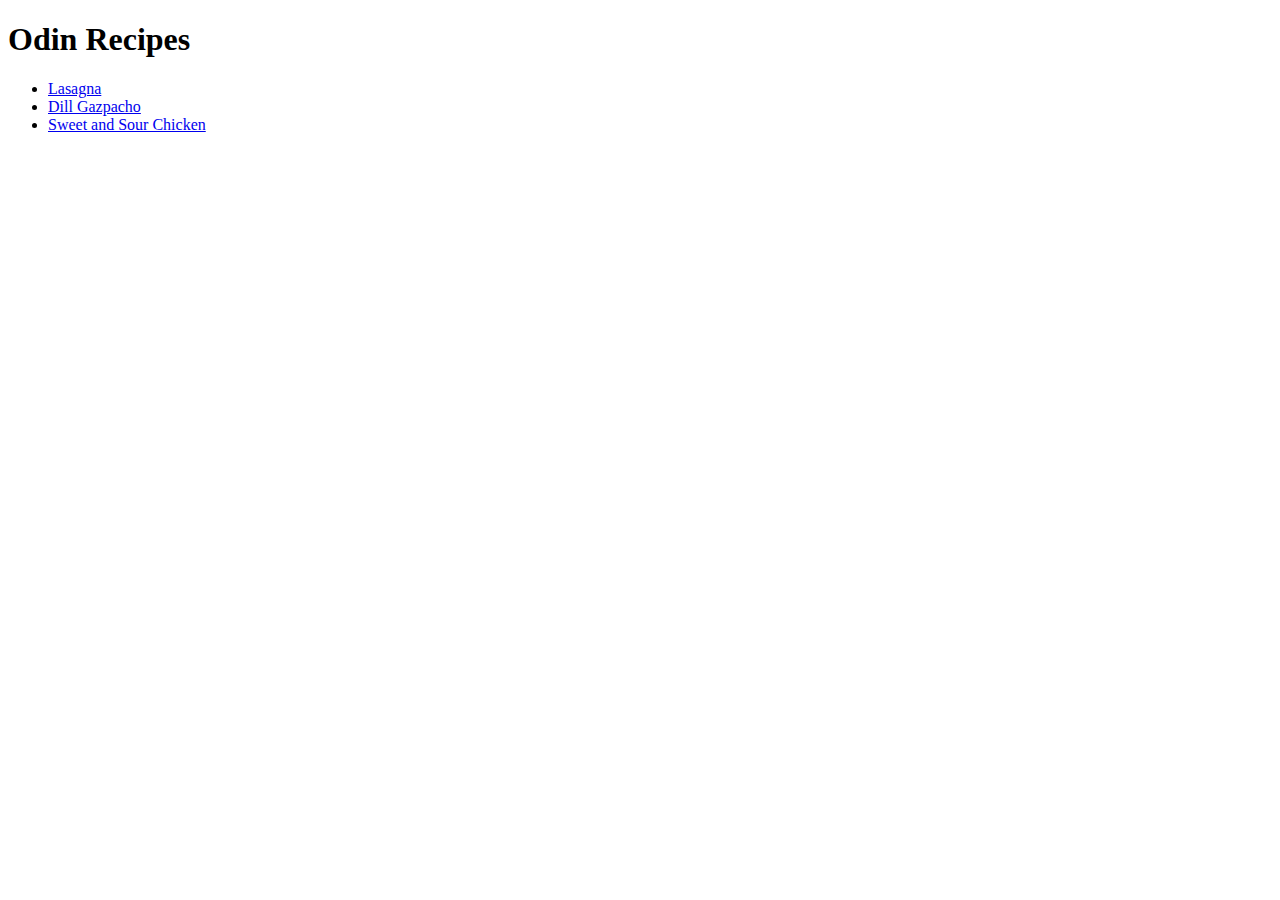
<file: index.html>
<!DOCTYPE html>
<html lang="en">
<head>
    <meta charset="UTF-8">
    <meta name="viewport" content="width=device-width, initial-scale=1.0">
    <title>Odin recipes</title>
</head>
<body>
    <h1>Odin Recipes</h1>

    <ul>
        <li><a href="recipes/lasagna.html">Lasagna</a></li>
        <li><a href="recipes/dill-gazpacho.html">Dill Gazpacho</a></li>
        <li><a href="recipes/sweet-and-sour-chicken.html">Sweet and Sour Chicken</a></li>
    </ul>
    
</body>
</html>
</file>
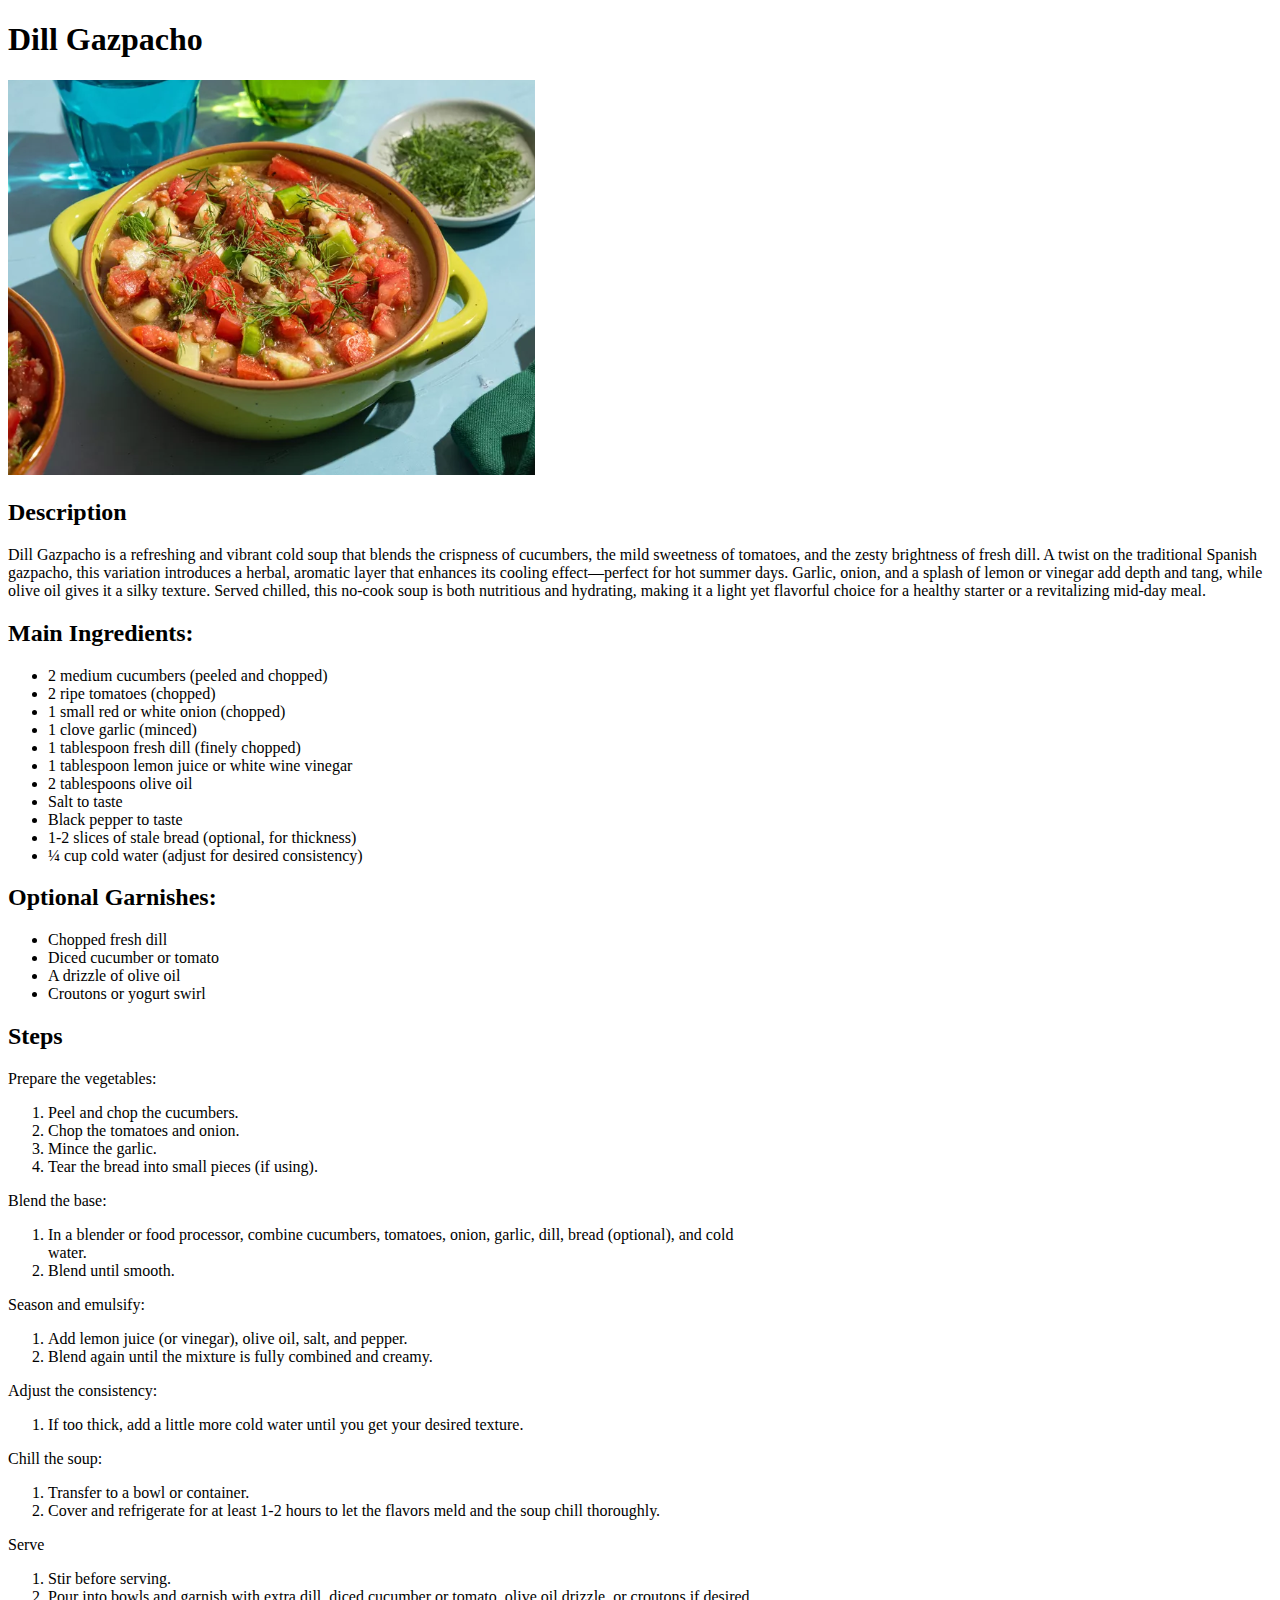
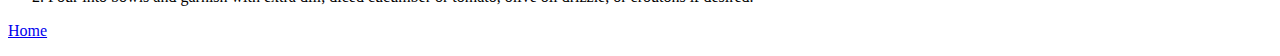
<file: recipes/dill-gazpacho.html>
<!DOCTYPE html>
<html lang="en">

<head>
    <meta charset="UTF-8">
    <meta name="viewport" content="width=device-width, initial-scale=1.0">
    <title>Dill Gazpacho</title>
</head>

<body>
    <h1>Dill Gazpacho</h1>
    <img src="../images/dill-gazpacho.png" alt="dill gazpacho">

    <div>
        <h2>Description</h2>
        <p>
            Dill Gazpacho is a refreshing and vibrant cold soup that blends the crispness of cucumbers, the mild
            sweetness of
            tomatoes, and the zesty brightness of fresh dill. A twist on the traditional Spanish gazpacho, this
            variation
            introduces a herbal, aromatic layer that enhances its cooling effect—perfect for hot summer days. Garlic,
            onion, and
            a splash of lemon or vinegar add depth and tang, while olive oil gives it a silky texture. Served chilled,
            this
            no-cook soup is both nutritious and hydrating, making it a light yet flavorful choice for a healthy starter
            or a
            revitalizing mid-day meal.
        </p>
    </div>

    <div>
        <h2>Main Ingredients:</h2>
        <ul>
            <li>2 medium cucumbers (peeled and chopped)</li>

            <li>2 ripe tomatoes (chopped)</li>

            <li>1 small red or white onion (chopped)</li>

            <li>1 clove garlic (minced)</li>

            <li>1 tablespoon fresh dill (finely chopped)</li>

            <li>1 tablespoon lemon juice or white wine vinegar</li>

            <li>2 tablespoons olive oil</li>

            <li>Salt to taste</li>

            <li>Black pepper to taste</li>

            <li>1-2 slices of stale bread (optional, for thickness)</li>

            <li>¼ cup cold water (adjust for desired consistency)</li>
        </ul>

        <h2>Optional Garnishes:</h2>
        <ul>
            <li>Chopped fresh dill</li>

            <li>Diced cucumber or tomato</li>

            <li>A drizzle of olive oil</li>

            <li>Croutons or yogurt swirl</li>
        </ul>
    </div>

    <div>
        <h2>Steps</h2>

        
        <p>Prepare the vegetables:</p>
        <ol>
            <li>Peel and chop the cucumbers.</li>
            <li>Chop the tomatoes and onion.</li>
            <li>Mince the garlic.</li>
            <li>Tear the bread into small pieces (if using).</li>
        </ol>

        <p>Blend the base:</p>
        <ol>
            <li>In a blender or food processor, combine cucumbers, tomatoes, onion, garlic, dill, bread (optional), and cold</li>
                water.
            <li>Blend until smooth.</li>
        </ol>

        <p>Season and emulsify:</p>
        <ol>
            <li>Add lemon juice (or vinegar), olive oil, salt, and pepper.</li>
            <li>Blend again until the mixture is fully combined and creamy.</li>
        </ol>

        <p>Adjust the consistency:</p>
        <ol>
            <li>If too thick, add a little more cold water until you get your desired texture.</li>
        </ol>

        <p>Chill the soup:</p>
        <ol>
            <li>Transfer to a bowl or container.</li>
            <li>Cover and refrigerate for at least 1-2 hours to let the flavors meld and the soup chill thoroughly.</li>
        </ol>

        <p>Serve</p>

        <ol>
            <li>Stir before serving.</li>

            <li>Pour into bowls and garnish with extra dill, diced cucumber or tomato, olive oil drizzle, or croutons if
                desired.</li>
        </ol>
    </div>

    <p><a href="../index.html">Home</a></p>
</body>

</html>
</file>
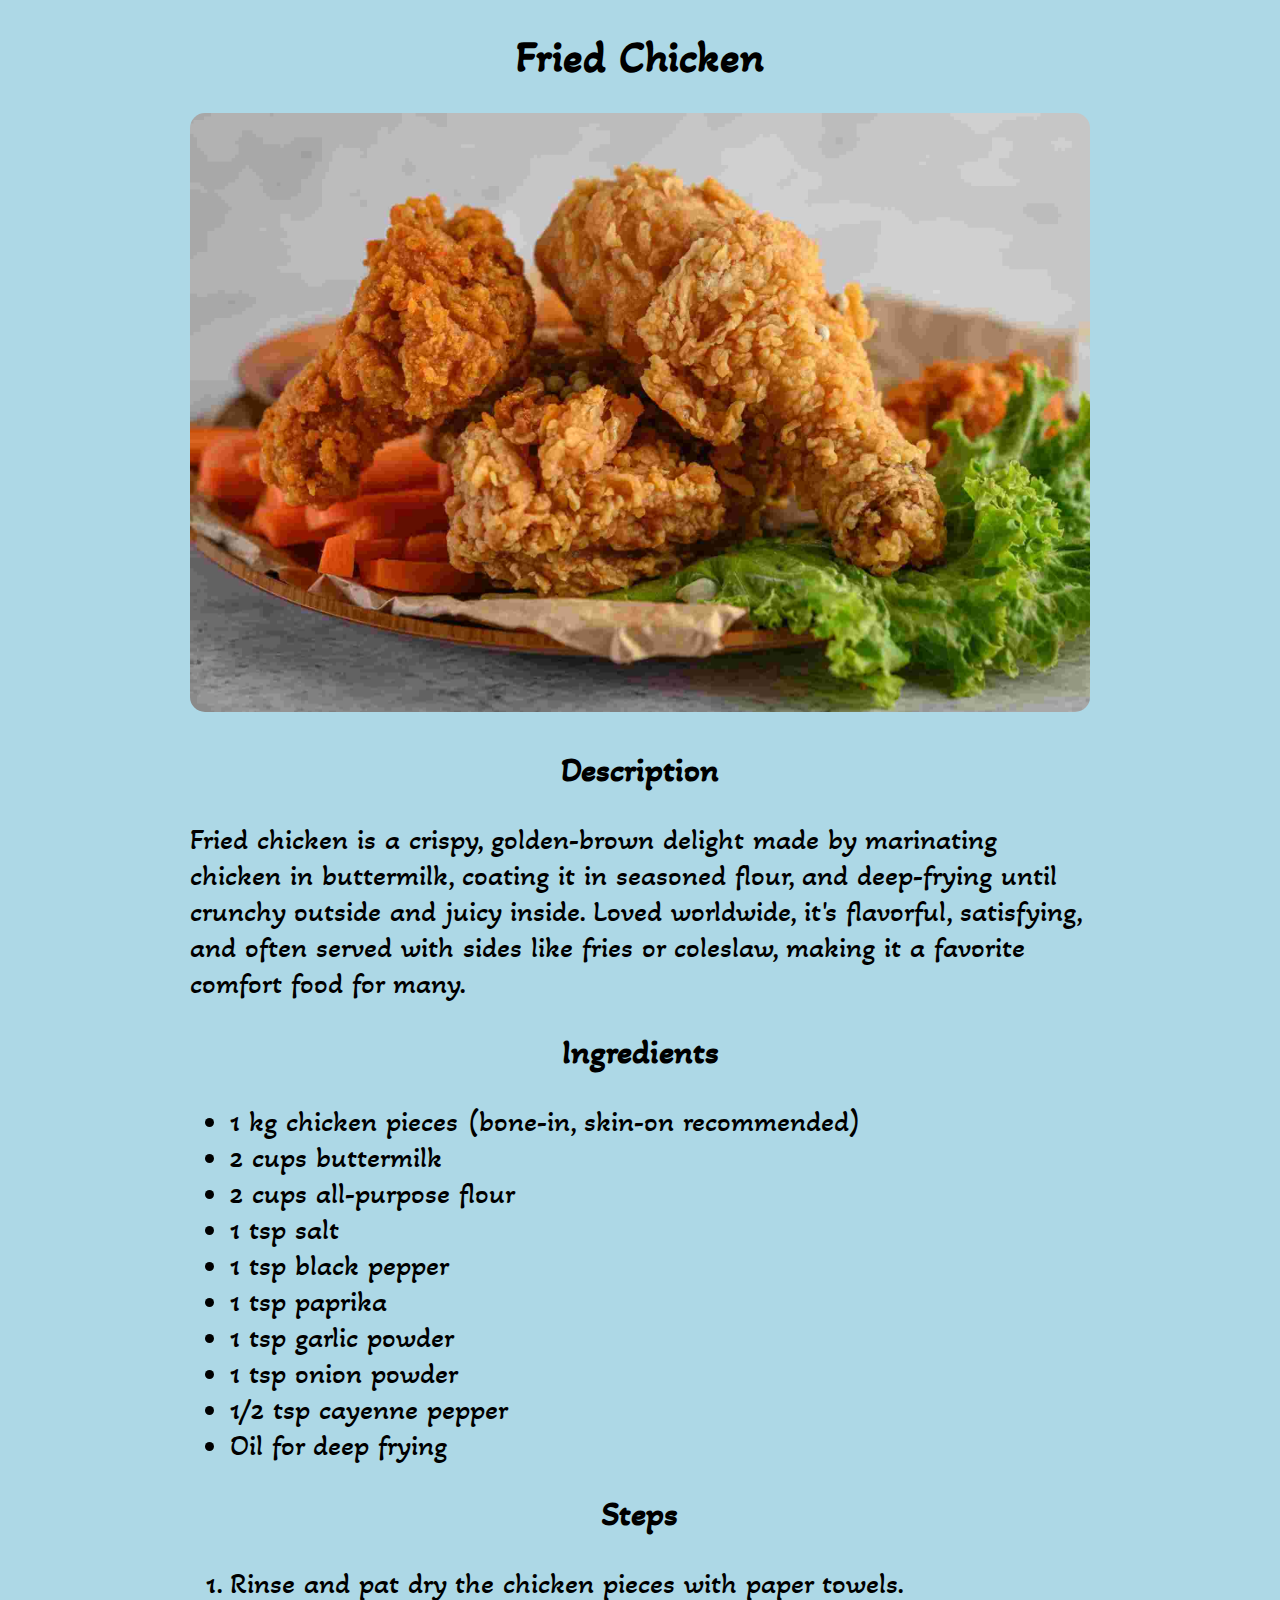
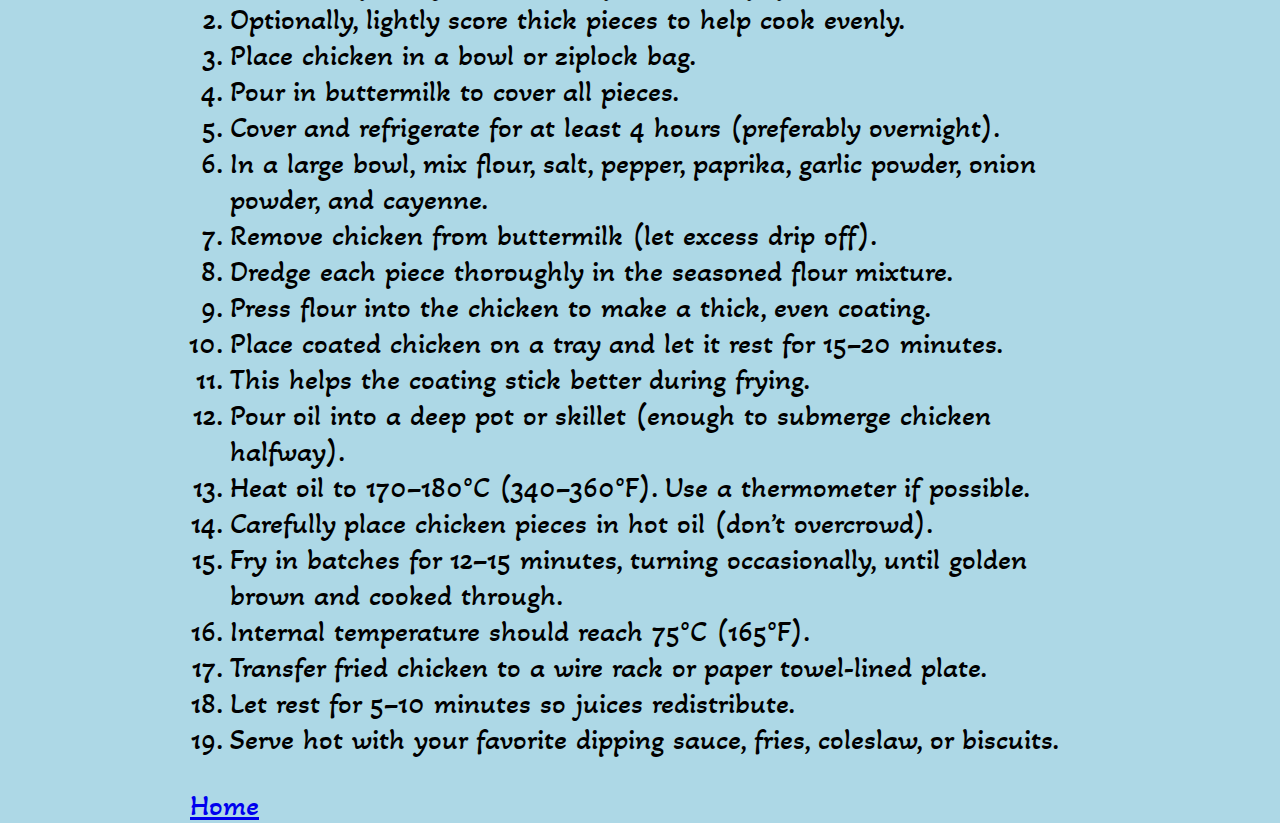
<file: recipes/fried-chicken.html>
<!DOCTYPE html>
<html lang="en">
<head>
    <meta charset="UTF-8">
    <meta name="viewport" content="width=device-width, initial-scale=1.0">
    <link rel="stylesheet" href="../style.css">
    <link rel="stylesheet" href="https://fonts.googleapis.com/css?family=Sofia|Akaya Telivigala">
    <title>Fried Chicken</title>
</head>
<body>
    <h1>Fried Chicken</h1>

    <div>
        <img src="../images/fried-chicken2.jpg" alt="Fried Chicken" height="400" width="auto">

        <h2>Description</h2>

        <p>Fried chicken is a crispy, golden-brown delight made by marinating chicken in buttermilk, coating it in seasoned flour, and deep-frying until crunchy outside and juicy inside. Loved worldwide, it's flavorful, satisfying, and often served with sides like fries or coleslaw, making it a favorite comfort food for many.</p>

        <h2>Ingredients</h2>

        <ul>
            <li>1 kg chicken pieces (bone-in, skin-on recommended)</li>
            <li>2 cups buttermilk </li>
            <li>2 cups all-purpose flour</li>
            <li>1 tsp salt</li>
            <li>1 tsp black pepper</li>
            <li>1 tsp paprika</li>
            <li>1 tsp garlic powder</li>
            <li>1 tsp onion powder</li>
            <li>1/2 tsp cayenne pepper</li>
            <li>Oil for deep frying</li>
        </ul>

        <h2>Steps</h2>

        <ol>
            <li>Rinse and pat dry the chicken pieces with paper towels.</li>
            <li>Optionally, lightly score thick pieces to help cook evenly.</li>
            <li>Place chicken in a bowl or ziplock bag.</li>
            <li>Pour in buttermilk to cover all pieces.</li>
            <li>Cover and refrigerate for at least 4 hours (preferably overnight).</li>
            <li>In a large bowl, mix flour, salt, pepper, paprika, garlic powder, onion powder, and cayenne.</li>
            <li>Remove chicken from buttermilk (let excess drip off).</li>
            <li>Dredge each piece thoroughly in the seasoned flour mixture.</li>
            <li>Press flour into the chicken to make a thick, even coating.</li>
            <li>Place coated chicken on a tray and let it rest for 15–20 minutes.</li>
            <li>This helps the coating stick better during frying.</li>
            <li>Pour oil into a deep pot or skillet (enough to submerge chicken halfway).</li>
            <li>Heat oil to 170–180°C (340–360°F). Use a thermometer if possible.</li>
            <li>Carefully place chicken pieces in hot oil (don’t overcrowd).</li>
            <li>Fry in batches for 12–15 minutes, turning occasionally, until golden brown and cooked through.</li>
            <li>Internal temperature should reach 75°C (165°F).</li>
            <li>Transfer fried chicken to a wire rack or paper towel-lined plate.</li>
            <li>Let rest for 5–10 minutes so juices redistribute.</li>
            <li>Serve hot with your favorite dipping sauce, fries, coleslaw, or biscuits.</li>
        </ol>

    </div>
    
    <div>
        <a href="../index.html">Home</a>
    </div>
</body>
</html>
</file>
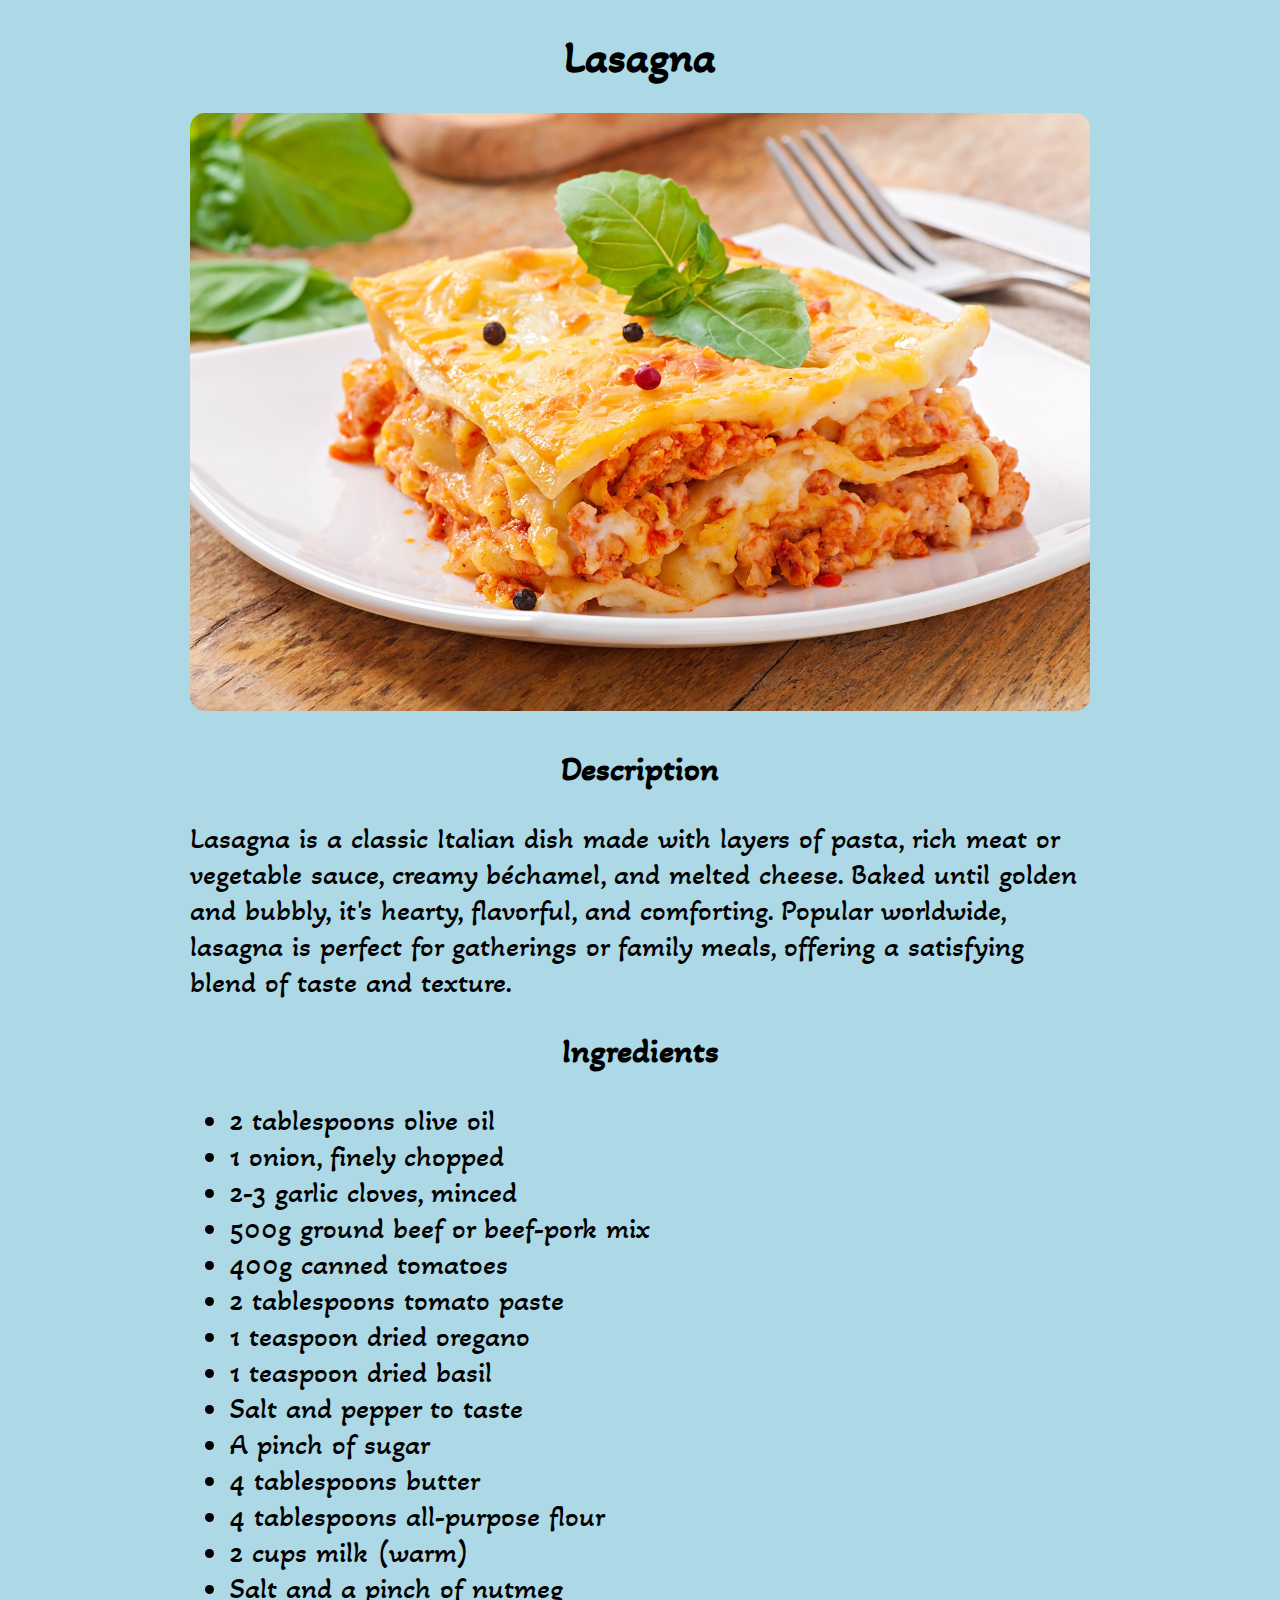
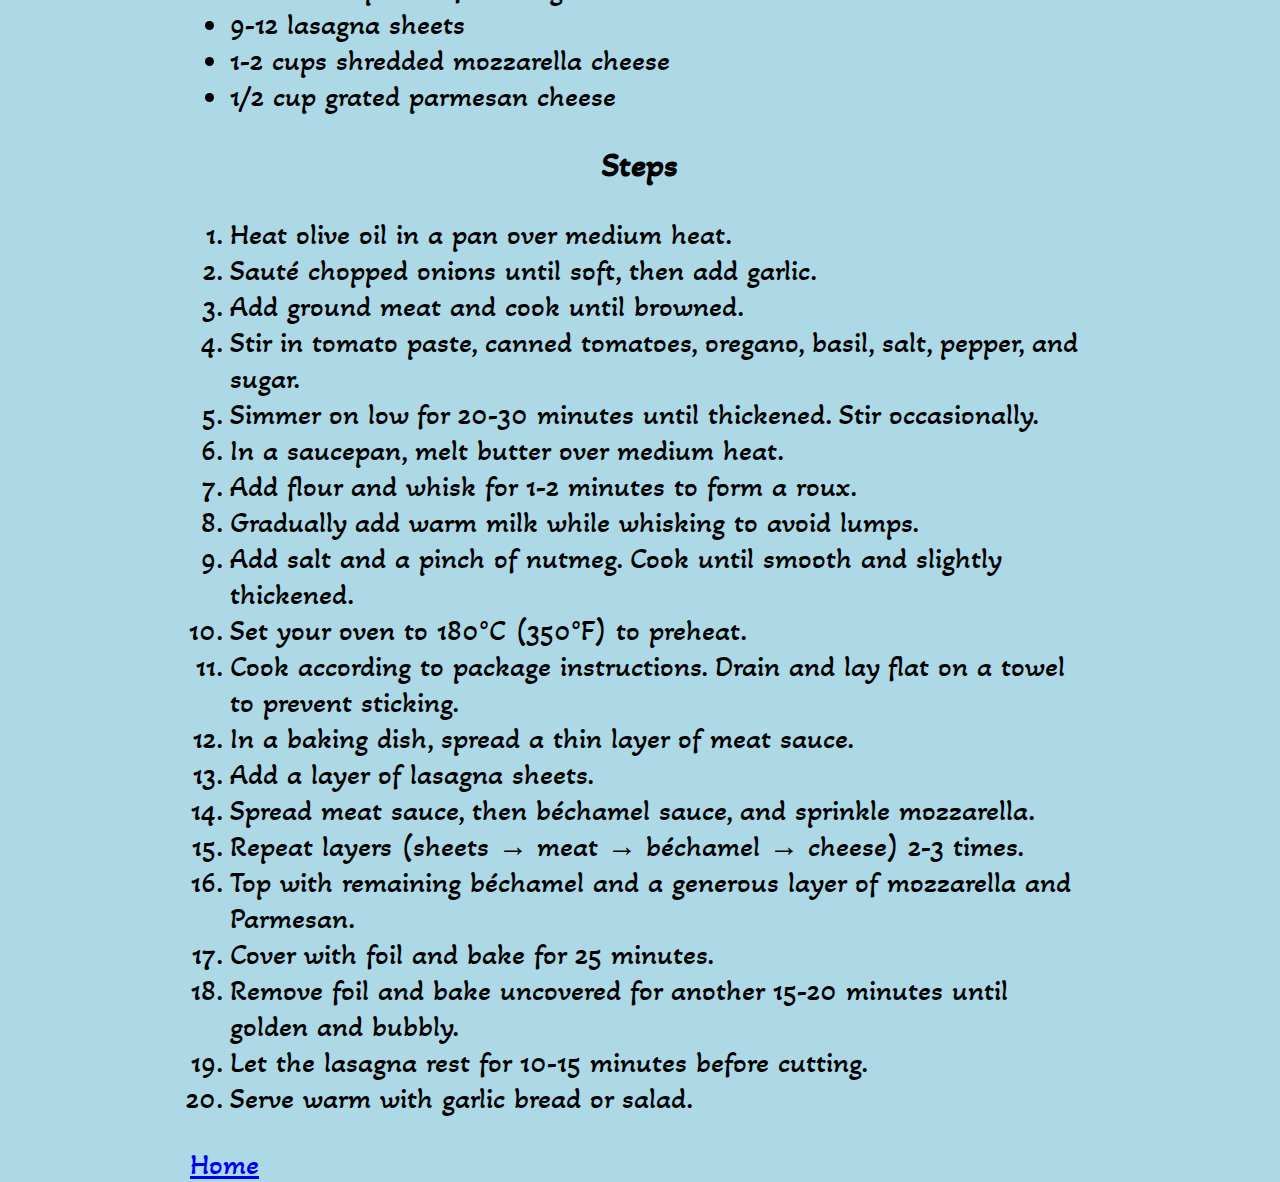
<file: recipes/lasagna.html>
<!DOCTYPE html>
<html lang="en">
<head>
    <meta charset="UTF-8">
    <meta name="viewport" content="width=device-width, initial-scale=1.0">
    <link rel="stylesheet" href="../style.css">
    <link rel="stylesheet" href="https://fonts.googleapis.com/css?family=Sofia|Akaya Telivigala">
    <title>Lasagna</title>
</head>
<body>
    <h1>Lasagna</h1>

    <div>
        <img src="../images/lasagna2.jpg" alt="lasagna" height="400" width="auto">

        <h2>Description</h2>

        <p>
            Lasagna is a classic Italian dish made with layers of pasta, rich meat or vegetable sauce, creamy béchamel, and melted cheese. Baked until golden and bubbly, it's hearty, flavorful, and comforting. Popular worldwide, lasagna is perfect for gatherings or family meals, offering a satisfying blend of taste and texture.
        </p>

        <h2>Ingredients</h2>

        <ul>
            <li>2 tablespoons olive oil</li>
            <li>1 onion, finely chopped</li>
            <li>2-3 garlic cloves, minced</li>
            <li>500g ground beef or beef-pork mix</li>
            <li>400g canned tomatoes</li>
            <li>2 tablespoons tomato paste</li>
            <li>1 teaspoon dried oregano</li>
            <li>1 teaspoon dried basil</li>
            <li>Salt and pepper to taste</li>
            <li>A pinch of sugar</li>
            <li>4 tablespoons butter</li>
            <li>4 tablespoons all-purpose flour</li>
            <li>2 cups milk (warm)</li>
            <li>Salt and a pinch of nutmeg</li>
            <li>9-12 lasagna sheets</li>
            <li>1-2 cups shredded mozzarella cheese</li>
            <li>1/2 cup grated parmesan cheese</li>
        </ul>

        <h2>Steps</h2>

        <ol>
            <li>Heat olive oil in a pan over medium heat.</li>
            <li>Sauté chopped onions until soft, then add garlic.</li>
            <li>Add ground meat and cook until browned.</li>
            <li>Stir in tomato paste, canned tomatoes, oregano, basil, salt, pepper, and sugar.</li>
            <li>Simmer on low for 20-30 minutes until thickened. Stir occasionally.</li>
            <li>In a saucepan, melt butter over medium heat.</li>
            <li>Add flour and whisk for 1-2 minutes to form a roux.</li>
            <li>Gradually add warm milk while whisking to avoid lumps.</li>
            <li>Add salt and a pinch of nutmeg. Cook until smooth and slightly thickened.</li>
            <li>Set your oven to 180°C (350°F) to preheat.</li>
            <li>Cook according to package instructions. Drain and lay flat on a towel to prevent sticking.</li>
            <li>In a baking dish, spread a thin layer of meat sauce.</li>
            <li>Add a layer of lasagna sheets.</li>
            <li>Spread meat sauce, then béchamel sauce, and sprinkle mozzarella.</li>
            <li>Repeat layers (sheets → meat → béchamel → cheese) 2-3 times.</li>
            <li>Top with remaining béchamel and a generous layer of mozzarella and Parmesan.</li>
            <li>Cover with foil and bake for 25 minutes.</li>
            <li>Remove foil and bake uncovered for another 15-20 minutes until golden and bubbly.</li>
            <li>Let the lasagna rest for 10-15 minutes before cutting.</li>
            <li>Serve warm with garlic bread or salad.</li>
        </ol>

    </div>

    <div>
        <a href="../index.html">Home</a>
    </div>
</body>
</html>
</file>
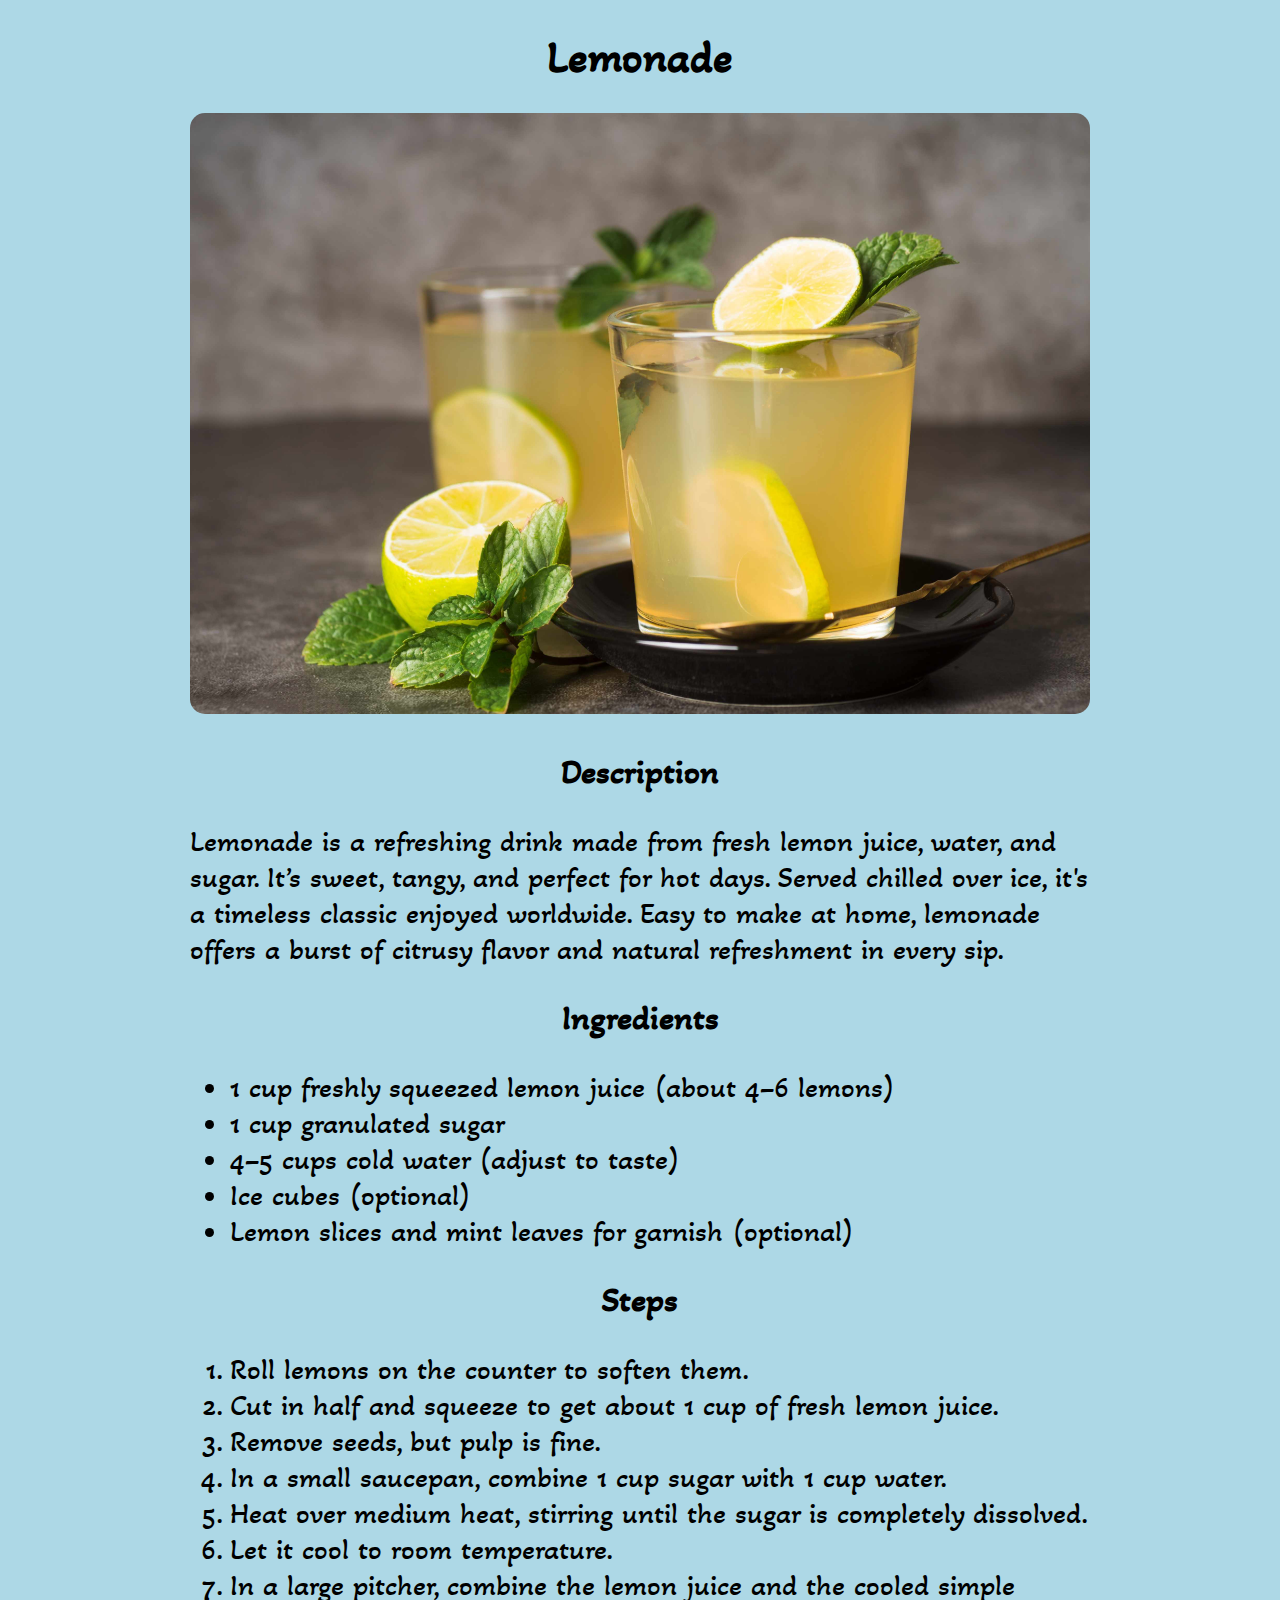
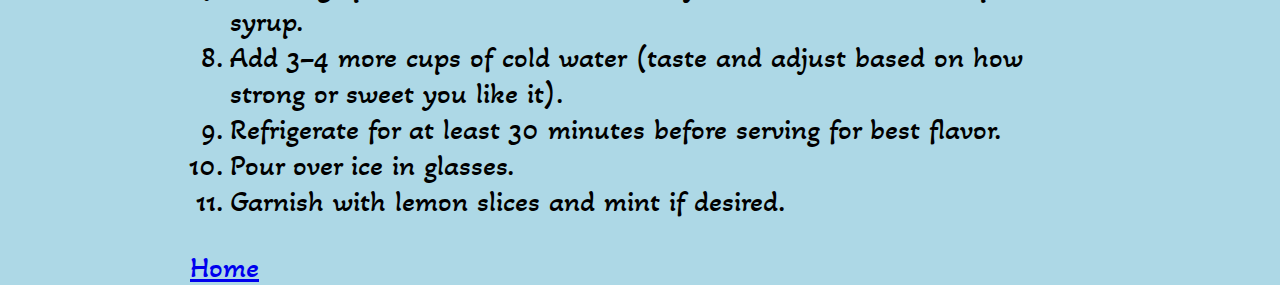
<file: recipes/lemonade.html>
<!DOCTYPE html>
<html lang="en">
<head>
    <meta charset="UTF-8">
    <meta name="viewport" content="width=device-width, initial-scale=1.0">
    <link rel="stylesheet" href="../style.css">
    <link rel="stylesheet" href="https://fonts.googleapis.com/css?family=Sofia|Akaya Telivigala">
    <title>Lemonade</title>
</head>
<body>
    <h1>Lemonade</h1>

    <div>
        <img src="../images/lemonade2.jpg" alt="Lemonade" height="400" width="auto">

        <h2>Description</h2>

        <p>Lemonade is a refreshing drink made from fresh lemon juice, water, and sugar. It’s sweet, tangy, and perfect for hot days. Served chilled over ice, it's a timeless classic enjoyed worldwide. Easy to make at home, lemonade offers a burst of citrusy flavor and natural refreshment in every sip.</p>

        <h2>Ingredients</h2>

        <ul>
            <li>1 cup freshly squeezed lemon juice (about 4–6 lemons)</li>
            <li>1 cup granulated sugar</li>
            <li>4–5 cups cold water (adjust to taste)</li>
            <li>Ice cubes (optional)</li>
            <li>Lemon slices and mint leaves for garnish (optional)</li>
        </ul>

        <h2>Steps</h2>

        <ol>
            <li>Roll lemons on the counter to soften them.</li>
            <li>Cut in half and squeeze to get about 1 cup of fresh lemon juice.</li>
            <li>Remove seeds, but pulp is fine.</li>
            <li>In a small saucepan, combine 1 cup sugar with 1 cup water.</li>
            <li>Heat over medium heat, stirring until the sugar is completely dissolved.</li>
            <li>Let it cool to room temperature.</li>
            <li>In a large pitcher, combine the lemon juice and the cooled simple syrup.</li>
            <li>Add 3–4 more cups of cold water (taste and adjust based on how strong or sweet you like it).</li>
            <li>Refrigerate for at least 30 minutes before serving for best flavor.</li>
            <li>Pour over ice in glasses.</li>
            <li>Garnish with lemon slices and mint if desired.</li>
        </ol>

    </div>

    <div>
        <a href="../index.html">Home</a>
    </div>
</body>
</html>
</file>
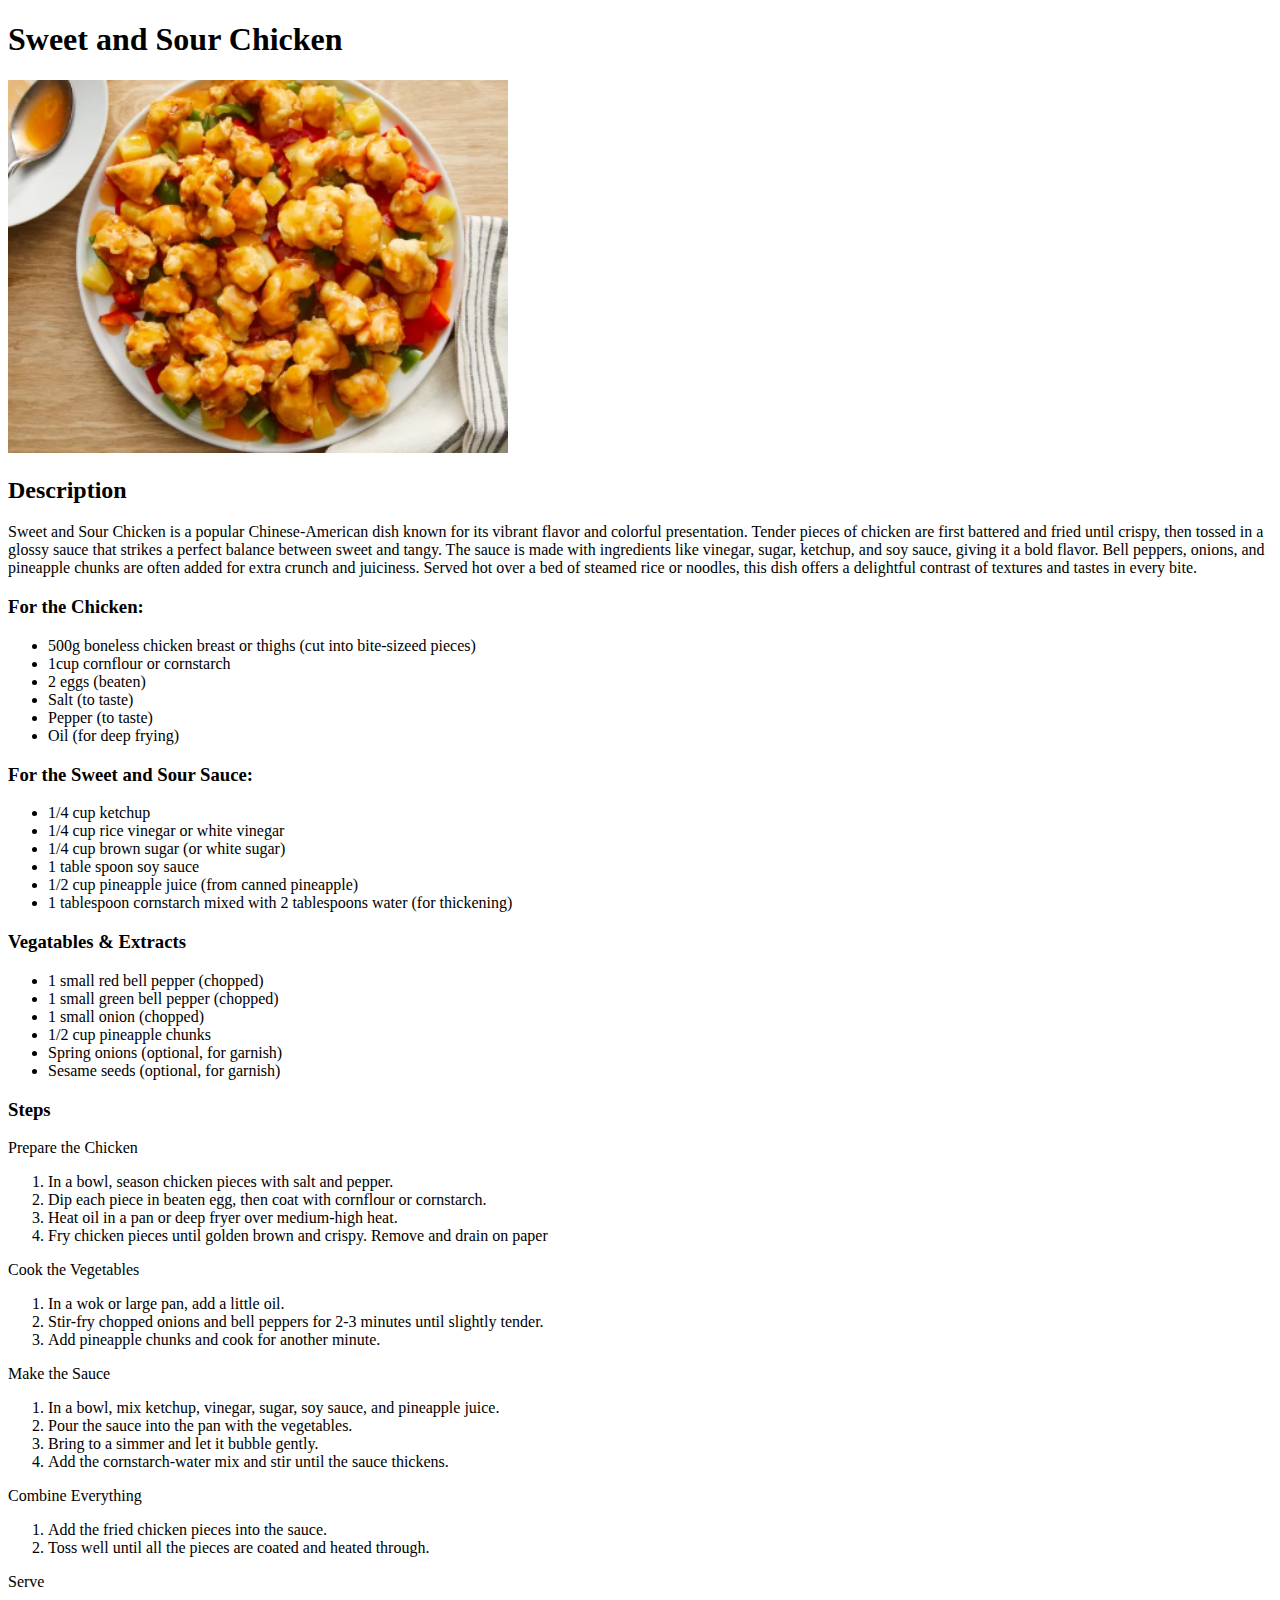
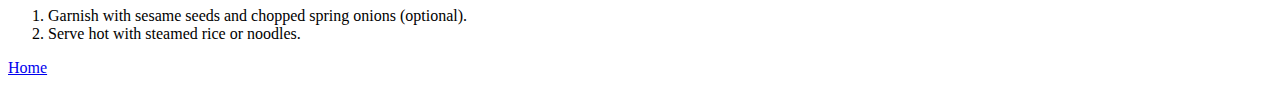
<file: recipes/sweet-and-sour-chicken.html>
<!DOCTYPE html>
<html lang="en">
<head>
    <meta charset="UTF-8">
    <meta name="viewport" content="width=device-width, initial-scale=1.0">
    <title>Sweet and Sour Chicken</title>
</head>
<body>
    <h1>Sweet and Sour Chicken</h1>
    <img src="../images/sweet-and-sour-chicken.png" alt="sweet and sour chicken" width="500">
    
    <div>
    
    <h2>Description</h2>
    <p>
        Sweet and Sour Chicken is a popular Chinese-American dish known for its vibrant flavor and colorful presentation. Tender
        pieces of chicken are first battered and fried until crispy, then tossed in a glossy sauce that strikes a perfect
        balance between sweet and tangy. The sauce is made with ingredients like vinegar, sugar, ketchup, and soy sauce, giving
        it a bold flavor. Bell peppers, onions, and pineapple chunks are often added for extra crunch and juiciness. Served hot
        over a bed of steamed rice or noodles, this dish offers a delightful contrast of textures and tastes in every bite.
    </p>

    </div>


    <div>
    <h3>For the Chicken:</h3>

        <ul>
            <li>500g boneless chicken breast or thighs (cut into bite-sizeed pieces)</li>
            <li>1cup cornflour or cornstarch</li>
            <li>2 eggs (beaten)</li>
            <li>Salt (to taste)</li>
            <li>Pepper (to taste)</li>
            <li>Oil (for deep frying)</li>
        </ul>
    
    <h3>For the Sweet and Sour Sauce:</h3>

        <ul>
            <li>1/4 cup ketchup</li>
            <li>1/4 cup rice vinegar or white vinegar</li>
            <li>1/4 cup brown sugar (or white sugar)</li>
            <li>1 table spoon soy sauce</li>
            <li>1/2 cup pineapple juice (from canned pineapple)</li>
            <li>1 tablespoon cornstarch mixed with 2 tablespoons water (for thickening)</li>
        </ul>

    <h3>Vegatables & Extracts</h3>
        
        <ul>
            <li>1 small red bell pepper (chopped)</li>
            
            <li>1 small green bell pepper (chopped)</li>
            
            <li>1 small onion (chopped)</li>
            
            <li>1/2 cup pineapple chunks</li>
            
            <li>Spring onions (optional, for garnish)</li>
            
            <li>Sesame seeds (optional, for garnish)</li>
        </ul>
    </div>

    <div>
    
        <h3>Steps</h3>
    
        <p>Prepare the Chicken</p>
        <ol>
            <li>In a bowl, season chicken pieces with salt and pepper.</li>
            <li>Dip each piece in beaten egg, then coat with cornflour or cornstarch.</li>
            <li>Heat oil in a pan or deep fryer over medium-high heat.</li>
            <li>Fry chicken pieces until golden brown and crispy. Remove and drain on paper</li>
        </ol>
    
        <p>Cook the Vegetables</p>
        <ol>
    
            <li>In a wok or large pan, add a little oil.</li>
    
            <li>Stir-fry chopped onions and bell peppers for 2-3 minutes until slightly tender.</li>
    
            <li>Add pineapple chunks and cook for another minute.</li>
        </ol>
    
        <p>Make the Sauce</p>
        <ol>
            <li>In a bowl, mix ketchup, vinegar, sugar, soy sauce, and pineapple juice.</li>
    
            <li>Pour the sauce into the pan with the vegetables.</li>
    
            <li>Bring to a simmer and let it bubble gently.</li>
    
            <li>Add the cornstarch-water mix and stir until the sauce thickens.</li>
        </ol>
    
        <p>Combine Everything</p>
        <ol>
            <li>Add the fried chicken pieces into the sauce.</li>
    
            <li>Toss well until all the pieces are coated and heated through.</li>
        </ol>
        <p>Serve</p>
        <ol>
            <li>Garnish with sesame seeds and chopped spring onions (optional).</li>
    
            <li>Serve hot with steamed rice or noodles.</li>
        </ol>
    </div>

    <p><a href="../index.html">Home</a></p>
</body>
</html>
</file>
<file: style.css>
*{
    font-family: "Akaya Telivigala";
    box-sizing: border-box;
    font-size: 30px;
}

body{
    width: 900px;
    margin: auto;
    background: lightblue;
}

img{
    width: 900px;
    height: auto;
    border-radius: 15px;
}

h1 {
    text-align: center;
    font-size: 45px;
}

h2{
    text-align: center;
    font-size: 35px;
}

.gallery img {
    display: inline-block;
    width: 100%;
    padding: 5px;
    padding-bottom: 0px;
    padding-top: 0px;
    border-radius: 30px;
}

.desc{
    text-align: center;
}

.gallery {
    width: 300px;
    height: auto;
    display: inline-block;
    float: left;
    margin: 0px;
}
</file>
